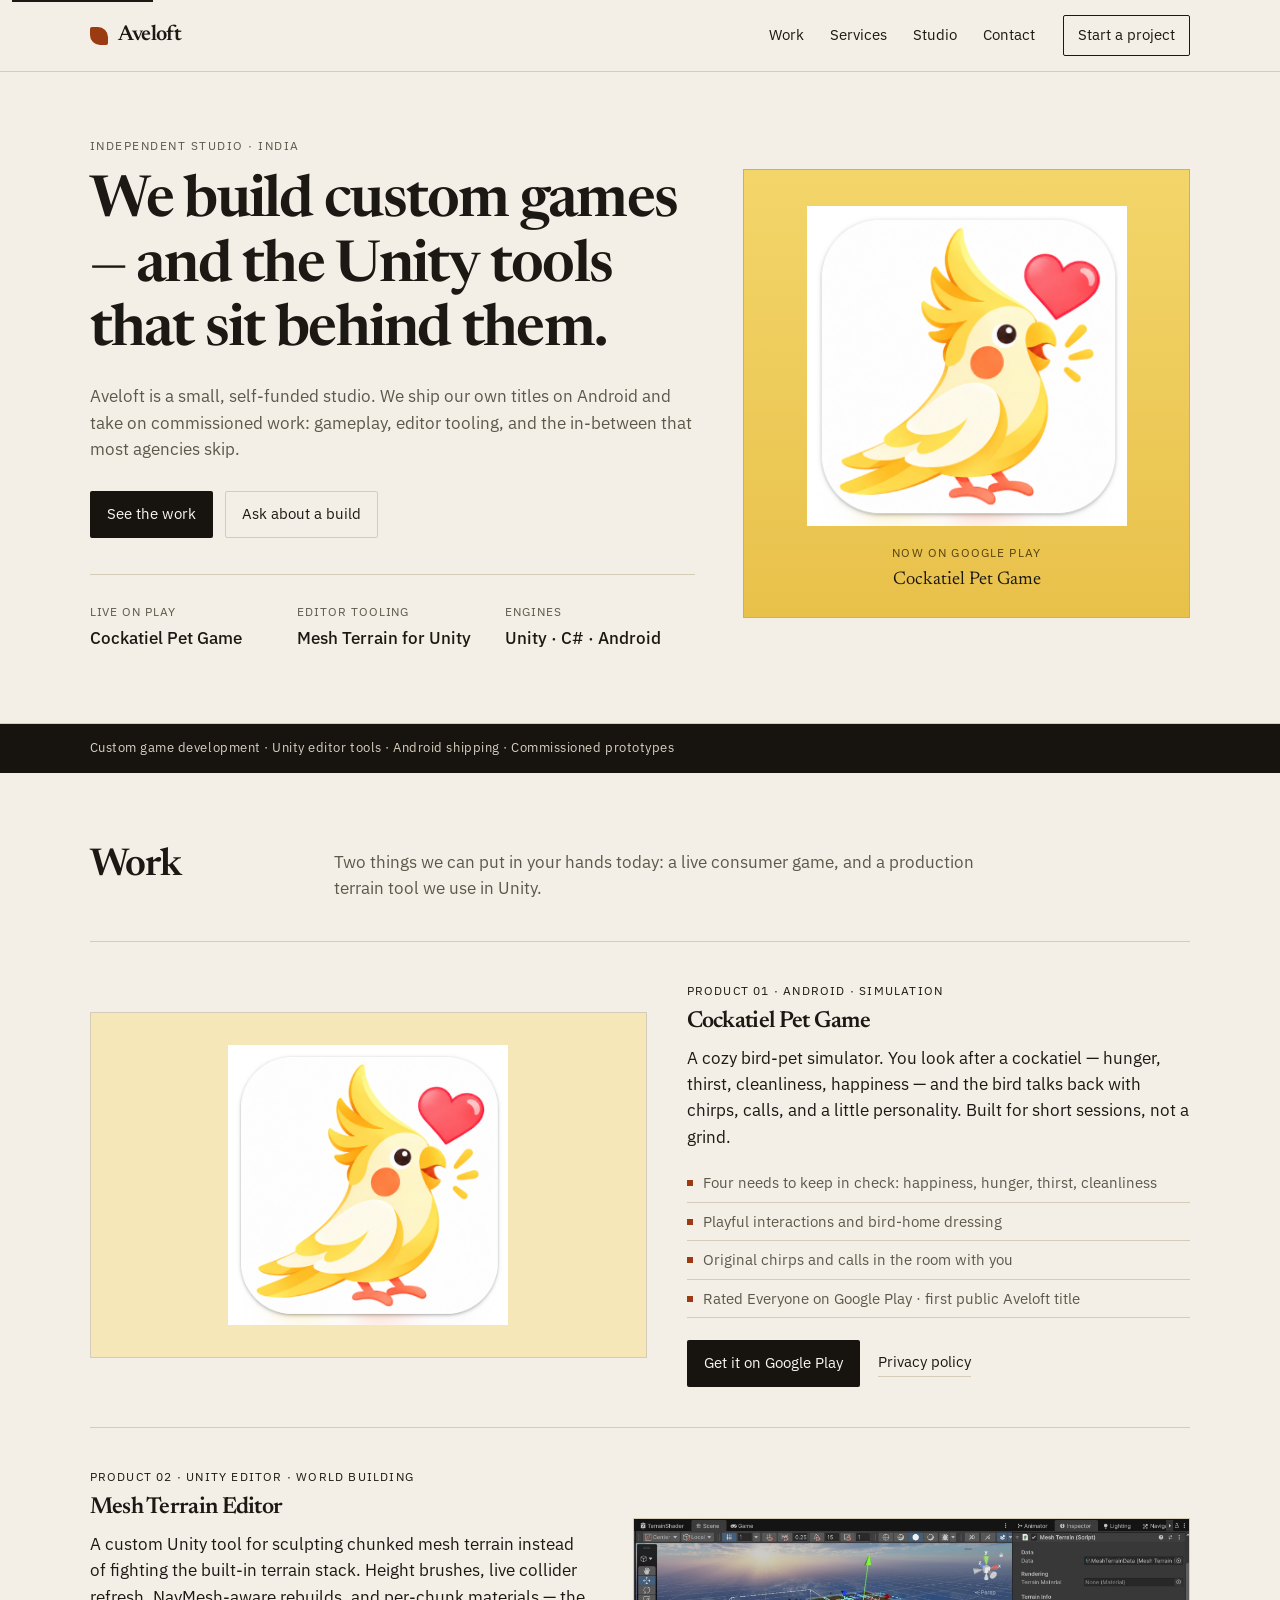
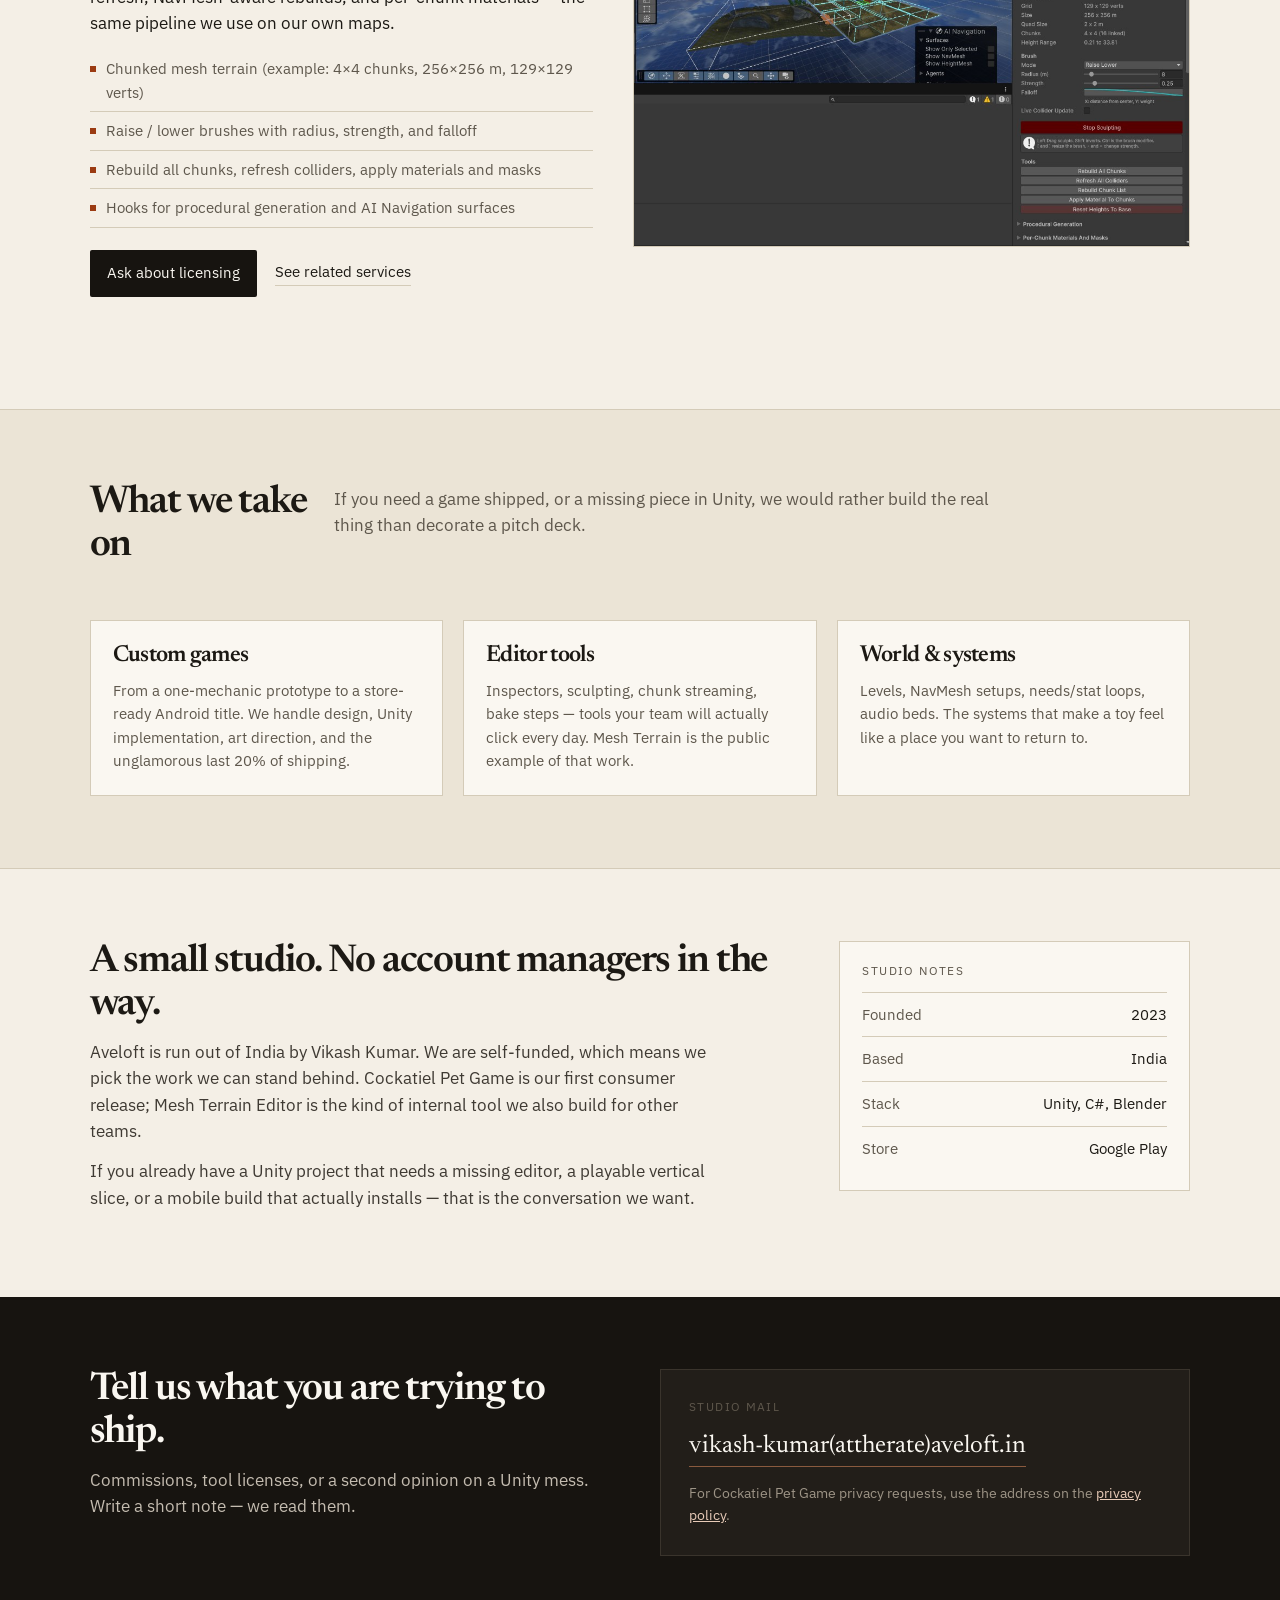
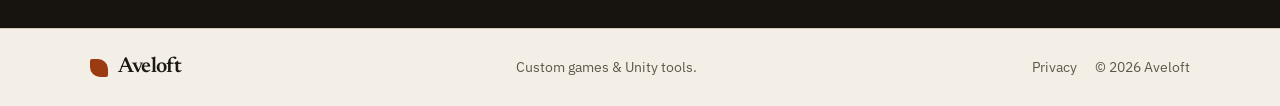
<file: index.html>
<!doctype html>
<html lang="en">
<head>
  <meta charset="UTF-8" />
  <meta name="viewport" content="width=device-width, initial-scale=1.0" />
  <meta name="description" content="Aveloft is an independent studio in India. We make original mobile games and custom Unity tools — including Cockatiel Pet Game and Mesh Terrain Editor." />
  <title>Aveloft — Custom games &amp; Unity tools</title>
  <link rel="icon" href="images/cockatiel-pet.png" type="image/png" />
  <link rel="preconnect" href="https://fonts.googleapis.com" />
  <link rel="preconnect" href="https://fonts.gstatic.com" crossorigin />
  <link href="https://fonts.googleapis.com/css2?family=IBM+Plex+Sans:ital,wght@0,400;0,500;0,600;1,400&family=Newsreader:ital,opsz,wght@0,6..72,400;0,6..72,600;1,6..72,400;1,6..72,500&display=swap" rel="stylesheet" />
  <link rel="stylesheet" href="styles.css" />
  <script src="script.js" defer></script>
</head>
<body>
  <a class="skip-link" href="#main">Skip to content</a>

  <header class="site-header">
    <a class="brand" href="index.html">
      <span class="brand-mark" aria-hidden="true"></span>
      Aveloft
    </a>
    <nav class="main-nav" aria-label="Primary">
      <a href="#work">Work</a>
      <a href="#services">Services</a>
      <a href="#studio">Studio</a>
      <a href="#contact">Contact</a>
    </nav>
    <a class="header-cta" href="#contact">Start a project</a>
    <button class="menu-toggle" type="button" aria-label="Open menu" aria-expanded="false">
      <span></span><span></span>
    </button>
  </header>

  <main id="main">
    <section class="hero">
      <div class="hero-copy">
        <p class="kicker">Independent studio · India</p>
        <h1>We build custom games — and the Unity tools that sit behind them.</h1>
        <p class="lede">Aveloft is a small, self-funded studio. We ship our own titles on Android and take on commissioned work: gameplay, editor tooling, and the in-between that most agencies skip.</p>
        <div class="hero-actions">
          <a class="btn btn-dark" href="#work">See the work</a>
          <a class="btn btn-ghost" href="#contact">Ask about a build</a>
        </div>
        <dl class="hero-facts">
          <div>
            <dt>Live on Play</dt>
            <dd>Cockatiel Pet Game</dd>
          </div>
          <div>
            <dt>Editor tooling</dt>
            <dd>Mesh Terrain for Unity</dd>
          </div>
          <div>
            <dt>Engines</dt>
            <dd>Unity · C# · Android</dd>
          </div>
        </dl>
      </div>
      <figure class="hero-figure">
        <img src="images/cockatiel-pet.png" width="512" height="512" alt="App icon for Cockatiel Pet Game: a yellow cockatiel with a heart." />
        <figcaption>
          <span>Now on Google Play</span>
          Cockatiel Pet Game
        </figcaption>
      </figure>
    </section>

    <section class="strip">
      <p>Custom game development · Unity editor tools · Android shipping · Commissioned prototypes</p>
    </section>

    <section class="work" id="work">
      <div class="section-head">
        <h2>Work</h2>
        <p>Two things we can put in your hands today: a live consumer game, and a production terrain tool we use in Unity.</p>
      </div>

      <article class="case" id="cockatiel">
        <div class="case-media case-media-warm">
          <img src="images/cockatiel-pet.png" width="640" height="640" alt="Cockatiel Pet Game icon" />
        </div>
        <div class="case-body">
          <p class="case-meta">Product 01 · Android · Simulation</p>
          <h3>Cockatiel Pet Game</h3>
          <p>A cozy bird-pet simulator. You look after a cockatiel — hunger, thirst, cleanliness, happiness — and the bird talks back with chirps, calls, and a little personality. Built for short sessions, not a grind.</p>
          <ul class="case-points">
            <li>Four needs to keep in check: happiness, hunger, thirst, cleanliness</li>
            <li>Playful interactions and bird-home dressing</li>
            <li>Original chirps and calls in the room with you</li>
            <li>Rated Everyone on Google Play · first public Aveloft title</li>
          </ul>
          <div class="case-links">
            <a class="btn btn-dark" href="https://play.google.com/store/apps/details?id=com.aveloft.cockatielpet&amp;hl=en_CA" target="_blank" rel="noopener noreferrer">Get it on Google Play</a>
            <a class="text-link" href="privacy-policy.html">Privacy policy</a>
          </div>
        </div>
      </article>

      <article class="case case-flip" id="terrain">
        <div class="case-media case-media-shot">
          <img src="images/mesh-terrain-editor.png" width="1280" height="720" alt="Unity editor showing Mesh Terrain: a sculpted island, chunk gizmos, and Raise/Lower brush controls." />
        </div>
        <div class="case-body">
          <p class="case-meta">Product 02 · Unity Editor · World building</p>
          <h3>Mesh Terrain Editor</h3>
          <p>A custom Unity tool for sculpting chunked mesh terrain instead of fighting the built-in terrain stack. Height brushes, live collider refresh, NavMesh-aware rebuilds, and per-chunk materials — the same pipeline we use on our own maps.</p>
          <ul class="case-points">
            <li>Chunked mesh terrain (example: 4×4 chunks, 256×256 m, 129×129 verts)</li>
            <li>Raise / lower brushes with radius, strength, and falloff</li>
            <li>Rebuild all chunks, refresh colliders, apply materials and masks</li>
            <li>Hooks for procedural generation and AI Navigation surfaces</li>
          </ul>
          <div class="case-links">
            <a class="btn btn-dark" href="#contact">Ask about licensing</a>
            <a class="text-link" href="#services">See related services</a>
          </div>
        </div>
      </article>
    </section>

    <section class="services" id="services">
      <div class="section-head">
        <h2>What we take on</h2>
        <p>If you need a game shipped, or a missing piece in Unity, we would rather build the real thing than decorate a pitch deck.</p>
      </div>
      <div class="service-grid">
        <article>
          <h3>Custom games</h3>
          <p>From a one-mechanic prototype to a store-ready Android title. We handle design, Unity implementation, art direction, and the unglamorous last 20% of shipping.</p>
        </article>
        <article>
          <h3>Editor tools</h3>
          <p>Inspectors, sculpting, chunk streaming, bake steps — tools your team will actually click every day. Mesh Terrain is the public example of that work.</p>
        </article>
        <article>
          <h3>World &amp; systems</h3>
          <p>Levels, NavMesh setups, needs/stat loops, audio beds. The systems that make a toy feel like a place you want to return to.</p>
        </article>
      </div>
    </section>

    <section class="studio" id="studio">
      <div class="studio-copy">
        <h2>A small studio. No account managers in the way.</h2>
        <p>Aveloft is run out of India by Vikash Kumar. We are self-funded, which means we pick the work we can stand behind. Cockatiel Pet Game is our first consumer release; Mesh Terrain Editor is the kind of internal tool we also build for other teams.</p>
        <p>If you already have a Unity project that needs a missing editor, a playable vertical slice, or a mobile build that actually installs — that is the conversation we want.</p>
      </div>
      <aside class="studio-aside">
        <p class="aside-label">Studio notes</p>
        <ul>
          <li><span>Founded</span> 2023</li>
          <li><span>Based</span> India</li>
          <li><span>Stack</span> Unity, C#, Blender</li>
          <li><span>Store</span> Google Play</li>
        </ul>
      </aside>
    </section>

    <section class="contact" id="contact">
      <div class="contact-copy">
        <h2>Tell us what you are trying to ship.</h2>
        <p>Commissions, tool licenses, or a second opinion on a Unity mess. Write a short note — we read them.</p>
      </div>
      <div class="contact-card">
        <p class="aside-label">Studio mail</p>
        <a class="contact-mail" href="mailto:vikash-kumar@aveloft.in">vikash-kumar(attherate)aveloft.in</a>
        <p class="contact-note">For Cockatiel Pet Game privacy requests, use the address on the <a href="privacy-policy.html">privacy policy</a>.</p>
      </div>
    </section>
  </main>

  <footer class="site-footer">
    <a class="brand" href="index.html"><span class="brand-mark" aria-hidden="true"></span> Aveloft</a>
    <p>Custom games &amp; Unity tools.</p>
    <div class="footer-meta">
      <a href="privacy-policy.html">Privacy</a>
      <span>© 2026 Aveloft</span>
    </div>
  </footer>
</body>
</html>
</file>
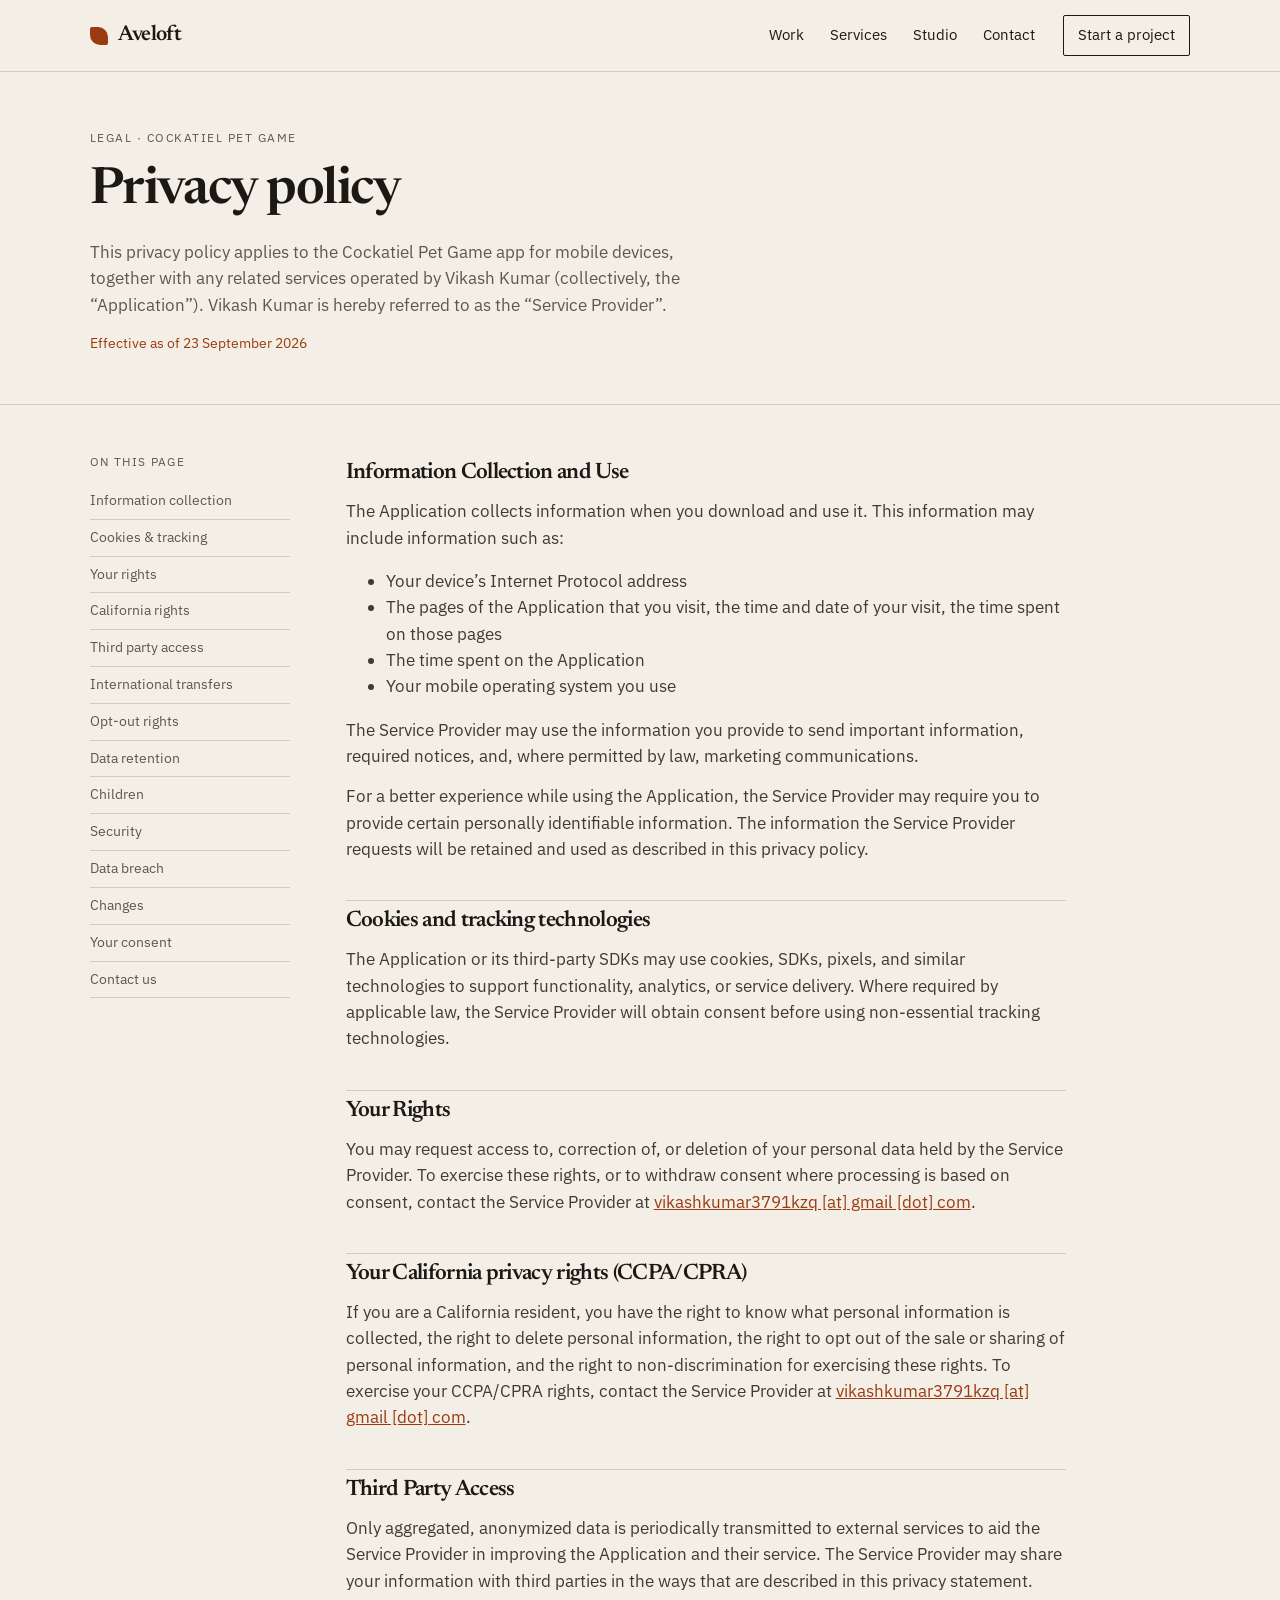
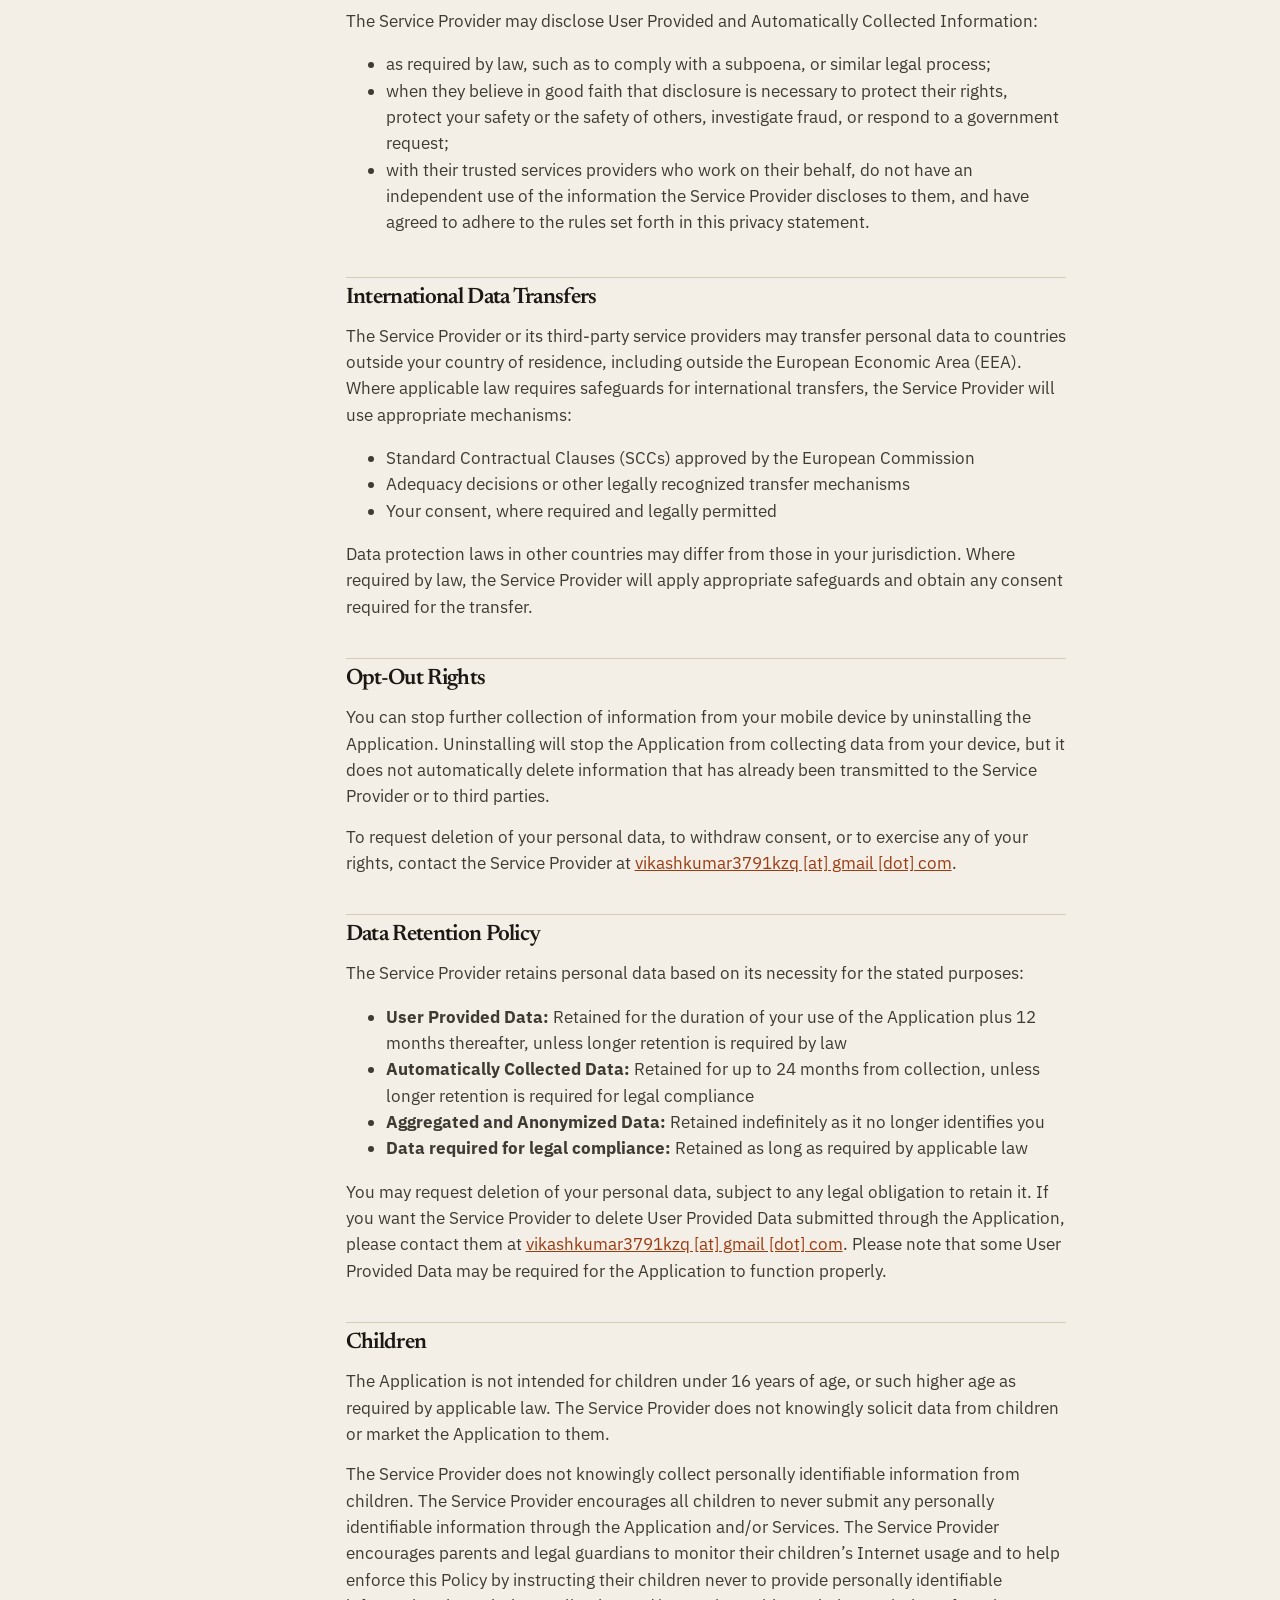
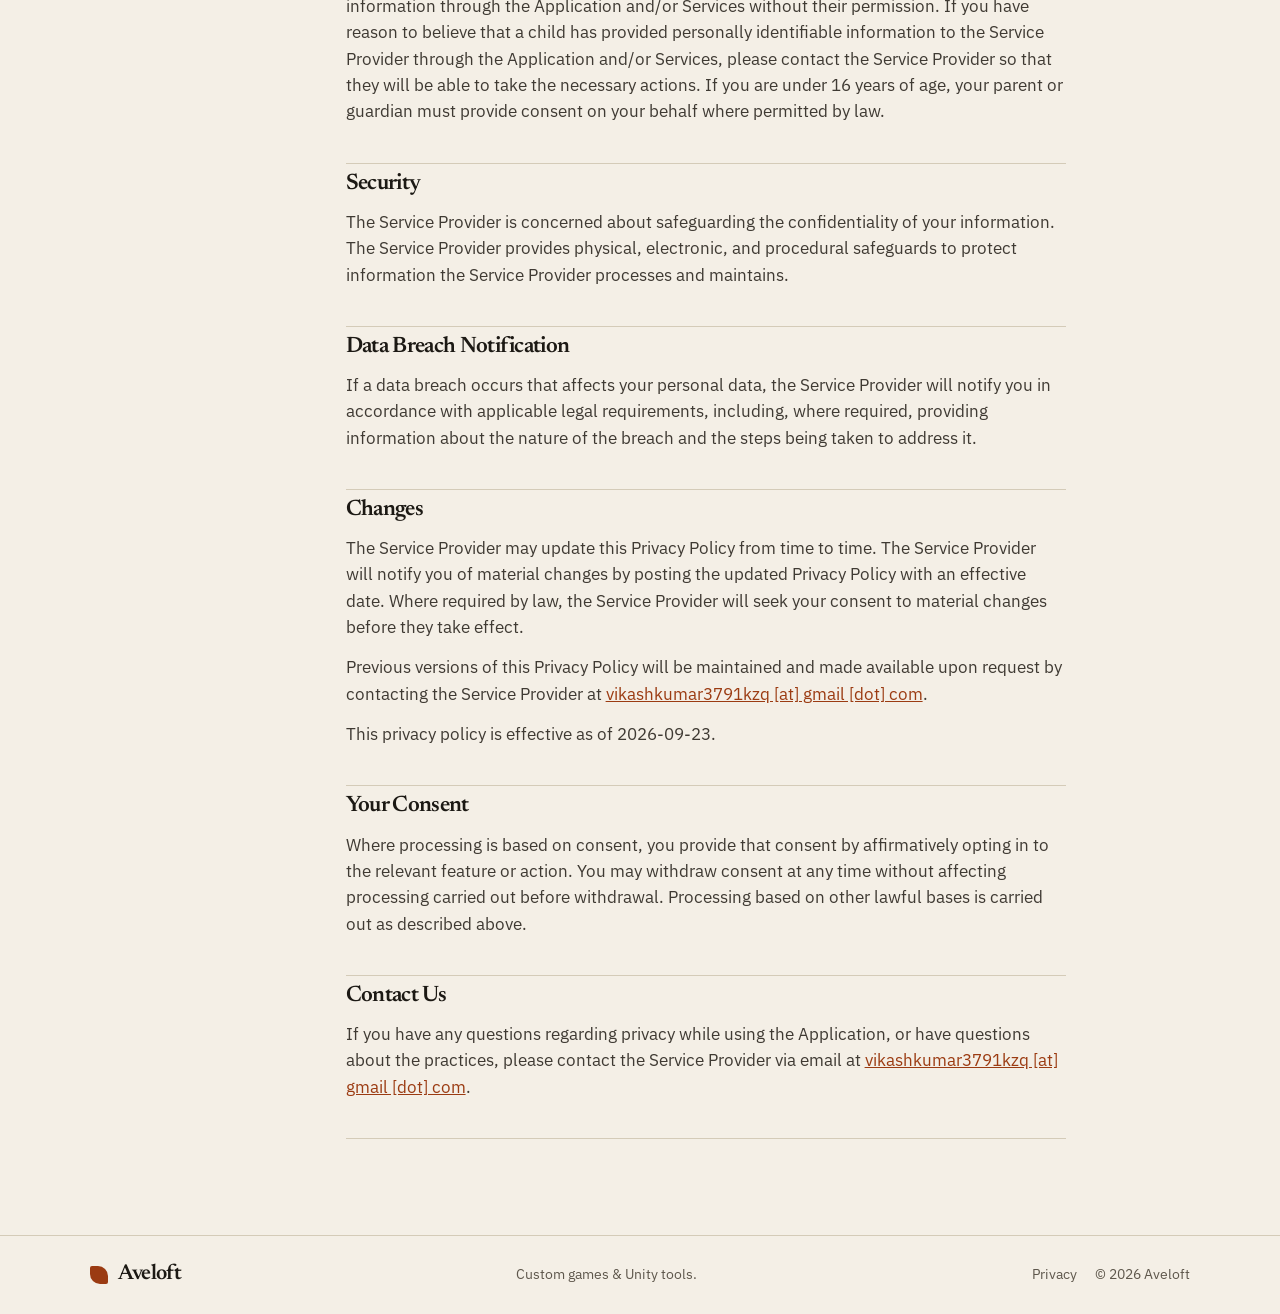
<file: privacy-policy.html>
<!doctype html>
<html lang="en">
<head>
  <meta charset="UTF-8" />
  <meta name="viewport" content="width=device-width, initial-scale=1.0" />
  <meta name="description" content="Privacy policy for the Cockatiel Pet Game app operated by Vikash Kumar / Aveloft." />
  <title>Privacy Policy — Aveloft</title>
  <link rel="icon" href="images/cockatiel-pet.png" type="image/png" />
  <link rel="preconnect" href="https://fonts.googleapis.com" />
  <link rel="preconnect" href="https://fonts.gstatic.com" crossorigin />
  <link href="https://fonts.googleapis.com/css2?family=IBM+Plex+Sans:ital,wght@0,400;0,500;0,600;1,400&family=Newsreader:ital,opsz,wght@0,6..72,400;0,6..72,600;1,6..72,400;1,6..72,500&display=swap" rel="stylesheet" />
  <link rel="stylesheet" href="styles.css" />
  <script src="script.js" defer></script>
</head>
<body>
    <header class="site-header">
      <a class="brand" href="index.html">
        <span class="brand-mark" aria-hidden="true"></span>
        Aveloft
      </a>
      <nav class="main-nav" aria-label="Primary">
        <a href="index.html#work">Work</a>
        <a href="index.html#services">Services</a>
        <a href="index.html#studio">Studio</a>
        <a href="index.html#contact">Contact</a>
      </nav>
      <a class="header-cta" href="index.html#contact">Start a project</a>
      <button class="menu-toggle" type="button" aria-label="Open menu" aria-expanded="false"><span></span><span></span></button>
    </header>

    <main>
      <section class="policy-hero">
        <div>
          <p class="kicker">Legal · Cockatiel Pet Game</p>
          <h1>Privacy policy</h1>
          <p class="lede">This privacy policy applies to the Cockatiel Pet Game app for mobile devices, together with any related services operated by Vikash Kumar (collectively, the “Application”). Vikash Kumar is hereby referred to as the “Service Provider”.</p>
          <p class="policy-effective">Effective as of 23 September 2026</p>
        </div>
      </section>

      <section class="policy-page">
        <aside class="policy-toc" aria-label="Policy sections">
          <p class="aside-label">On this page</p>
          <a href="#collection">Information collection</a>
          <a href="#cookies">Cookies &amp; tracking</a>
          <a href="#rights">Your rights</a>
          <a href="#ccpa">California rights</a>
          <a href="#third-parties">Third party access</a>
          <a href="#transfers">International transfers</a>
          <a href="#opt-out">Opt-out rights</a>
          <a href="#retention">Data retention</a>
          <a href="#children">Children</a>
          <a href="#security">Security</a>
          <a href="#breach">Data breach</a>
          <a href="#changes">Changes</a>
          <a href="#consent">Your consent</a>
          <a href="#contact">Contact us</a>
        </aside>

        <article class="policy-article">
          <section id="collection">
            <h2>Information Collection and Use</h2>
            <p>The Application collects information when you download and use it. This information may include information such as:</p>
            <ul>
              <li>Your device’s Internet Protocol address</li>
              <li>The pages of the Application that you visit, the time and date of your visit, the time spent on those pages</li>
              <li>The time spent on the Application</li>
              <li>Your mobile operating system you use</li>
            </ul>
            <p>The Service Provider may use the information you provide to send important information, required notices, and, where permitted by law, marketing communications.</p>
            <p>For a better experience while using the Application, the Service Provider may require you to provide certain personally identifiable information. The information the Service Provider requests will be retained and used as described in this privacy policy.</p>
          </section>

          <section id="cookies">
            <h2>Cookies and tracking technologies</h2>
            <p>The Application or its third-party SDKs may use cookies, SDKs, pixels, and similar technologies to support functionality, analytics, or service delivery. Where required by applicable law, the Service Provider will obtain consent before using non-essential tracking technologies.</p>
          </section>

          <section id="rights">
            <h2>Your Rights</h2>
            <p>You may request access to, correction of, or deletion of your personal data held by the Service Provider. To exercise these rights, or to withdraw consent where processing is based on consent, contact the Service Provider at <a class="mail-guard" href="#contact" data-mail="dmlrYXNoa3VtYXIzNzkxa3px" data-host="Z21haWwuY29t">vikashkumar3791kzq [at] gmail [dot] com</a>.</p>
          </section>

          <section id="ccpa">
            <h2>Your California privacy rights (CCPA/CPRA)</h2>
            <p>If you are a California resident, you have the right to know what personal information is collected, the right to delete personal information, the right to opt out of the sale or sharing of personal information, and the right to non-discrimination for exercising these rights. To exercise your CCPA/CPRA rights, contact the Service Provider at <a class="mail-guard" href="#contact" data-mail="dmlrYXNoa3VtYXIzNzkxa3px" data-host="Z21haWwuY29t">vikashkumar3791kzq [at] gmail [dot] com</a>.</p>
          </section>

          <section id="third-parties">
            <h2>Third Party Access</h2>
            <p>Only aggregated, anonymized data is periodically transmitted to external services to aid the Service Provider in improving the Application and their service. The Service Provider may share your information with third parties in the ways that are described in this privacy statement.</p>
            <p>The Service Provider may disclose User Provided and Automatically Collected Information:</p>
            <ul>
              <li>as required by law, such as to comply with a subpoena, or similar legal process;</li>
              <li>when they believe in good faith that disclosure is necessary to protect their rights, protect your safety or the safety of others, investigate fraud, or respond to a government request;</li>
              <li>with their trusted services providers who work on their behalf, do not have an independent use of the information the Service Provider discloses to them, and have agreed to adhere to the rules set forth in this privacy statement.</li>
            </ul>
          </section>

          <section id="transfers">
            <h2>International Data Transfers</h2>
            <p>The Service Provider or its third-party service providers may transfer personal data to countries outside your country of residence, including outside the European Economic Area (EEA). Where applicable law requires safeguards for international transfers, the Service Provider will use appropriate mechanisms:</p>
            <ul>
              <li>Standard Contractual Clauses (SCCs) approved by the European Commission</li>
              <li>Adequacy decisions or other legally recognized transfer mechanisms</li>
              <li>Your consent, where required and legally permitted</li>
            </ul>
            <p>Data protection laws in other countries may differ from those in your jurisdiction. Where required by law, the Service Provider will apply appropriate safeguards and obtain any consent required for the transfer.</p>
          </section>

          <section id="opt-out">
            <h2>Opt-Out Rights</h2>
            <p>You can stop further collection of information from your mobile device by uninstalling the Application. Uninstalling will stop the Application from collecting data from your device, but it does not automatically delete information that has already been transmitted to the Service Provider or to third parties.</p>
            <p>To request deletion of your personal data, to withdraw consent, or to exercise any of your rights, contact the Service Provider at <a class="mail-guard" href="#contact" data-mail="dmlrYXNoa3VtYXIzNzkxa3px" data-host="Z21haWwuY29t">vikashkumar3791kzq [at] gmail [dot] com</a>.</p>
          </section>

          <section id="retention">
            <h2>Data Retention Policy</h2>
            <p>The Service Provider retains personal data based on its necessity for the stated purposes:</p>
            <ul>
              <li><strong>User Provided Data:</strong> Retained for the duration of your use of the Application plus 12 months thereafter, unless longer retention is required by law</li>
              <li><strong>Automatically Collected Data:</strong> Retained for up to 24 months from collection, unless longer retention is required for legal compliance</li>
              <li><strong>Aggregated and Anonymized Data:</strong> Retained indefinitely as it no longer identifies you</li>
              <li><strong>Data required for legal compliance:</strong> Retained as long as required by applicable law</li>
            </ul>
            <p>You may request deletion of your personal data, subject to any legal obligation to retain it. If you want the Service Provider to delete User Provided Data submitted through the Application, please contact them at <a class="mail-guard" href="#contact" data-mail="dmlrYXNoa3VtYXIzNzkxa3px" data-host="Z21haWwuY29t">vikashkumar3791kzq [at] gmail [dot] com</a>. Please note that some User Provided Data may be required for the Application to function properly.</p>
          </section>

          <section id="children">
            <h2>Children</h2>
            <p>The Application is not intended for children under 16 years of age, or such higher age as required by applicable law. The Service Provider does not knowingly solicit data from children or market the Application to them.</p>
            <p>The Service Provider does not knowingly collect personally identifiable information from children. The Service Provider encourages all children to never submit any personally identifiable information through the Application and/or Services. The Service Provider encourages parents and legal guardians to monitor their children’s Internet usage and to help enforce this Policy by instructing their children never to provide personally identifiable information through the Application and/or Services without their permission. If you have reason to believe that a child has provided personally identifiable information to the Service Provider through the Application and/or Services, please contact the Service Provider so that they will be able to take the necessary actions. If you are under 16 years of age, your parent or guardian must provide consent on your behalf where permitted by law.</p>
          </section>

          <section id="security">
            <h2>Security</h2>
            <p>The Service Provider is concerned about safeguarding the confidentiality of your information. The Service Provider provides physical, electronic, and procedural safeguards to protect information the Service Provider processes and maintains.</p>
          </section>

          <section id="breach">
            <h2>Data Breach Notification</h2>
            <p>If a data breach occurs that affects your personal data, the Service Provider will notify you in accordance with applicable legal requirements, including, where required, providing information about the nature of the breach and the steps being taken to address it.</p>
          </section>

          <section id="changes">
            <h2>Changes</h2>
            <p>The Service Provider may update this Privacy Policy from time to time. The Service Provider will notify you of material changes by posting the updated Privacy Policy with an effective date. Where required by law, the Service Provider will seek your consent to material changes before they take effect.</p>
            <p>Previous versions of this Privacy Policy will be maintained and made available upon request by contacting the Service Provider at <a class="mail-guard" href="#contact" data-mail="dmlrYXNoa3VtYXIzNzkxa3px" data-host="Z21haWwuY29t">vikashkumar3791kzq [at] gmail [dot] com</a>.</p>
            <p>This privacy policy is effective as of 2026-09-23.</p>
          </section>

          <section id="consent">
            <h2>Your Consent</h2>
            <p>Where processing is based on consent, you provide that consent by affirmatively opting in to the relevant feature or action. You may withdraw consent at any time without affecting processing carried out before withdrawal. Processing based on other lawful bases is carried out as described above.</p>
          </section>

          <section id="contact">
            <h2>Contact Us</h2>
            <p>If you have any questions regarding privacy while using the Application, or have questions about the practices, please contact the Service Provider via email at <a class="mail-guard" href="#contact" data-mail="dmlrYXNoa3VtYXIzNzkxa3px" data-host="Z21haWwuY29t">vikashkumar3791kzq [at] gmail [dot] com</a>.</p>
          </section>
        </article>
      </section>
    </main>

    <footer class="site-footer">
      <a class="brand" href="index.html"><span class="brand-mark" aria-hidden="true"></span> Aveloft</a>
      <p>Custom games &amp; Unity tools.</p>
      <div class="footer-meta">
        <a href="privacy-policy.html">Privacy</a>
        <span>© 2026 Aveloft</span>
      </div>
    </footer>
</body>
</html>
</file>
<file: styles.css>
:root {
  --bg: #f4efe6;
  --bg-2: #ebe4d6;
  --ink: #1c1914;
  --muted: #5e574c;
  --line: #d4cbb8;
  --accent: #9b3b12;
  --accent-soft: #f0d3c0;
  --warm: #e7b84a;
  --dark: #171410;
  --paper: #faf7f1;
  --serif: "Newsreader", "Iowan Old Style", "Palatino Linotype", serif;
  --sans: "IBM Plex Sans", "Segoe UI", sans-serif;
}

*,
*::before,
*::after { box-sizing: border-box; }

html { scroll-behavior: smooth; }

body {
  margin: 0;
  background: var(--bg);
  color: var(--ink);
  font-family: var(--sans);
  font-size: 17px;
  line-height: 1.55;
}

img { max-width: 100%; height: auto; display: block; }

a { color: var(--accent); }

.skip-link {
  position: absolute;
  left: 12px;
  top: -40px;
  background: var(--ink);
  color: var(--paper);
  padding: 8px 12px;
  z-index: 20;
}
.skip-link:focus { top: 12px; }

.site-header {
  display: flex;
  align-items: center;
  gap: 28px;
  padding: 0 7vw;
  height: 72px;
  border-bottom: 1px solid var(--line);
  background: var(--bg);
  position: sticky;
  top: 0;
  z-index: 10;
}

.brand {
  display: inline-flex;
  align-items: center;
  gap: 10px;
  color: var(--ink);
  text-decoration: none;
  font-family: var(--serif);
  font-size: 1.35rem;
  font-weight: 600;
  letter-spacing: -0.03em;
}

.brand-mark {
  width: 18px;
  height: 18px;
  background: var(--accent);
  border-radius: 2px 10px 2px 10px;
  flex-shrink: 0;
}

.main-nav {
  display: flex;
  gap: 26px;
  margin-left: auto;
}

.main-nav a,
.header-cta,
.text-link {
  color: var(--ink);
  text-decoration: none;
  font-size: 0.92rem;
}

.main-nav a:hover,
.text-link:hover { color: var(--accent); }

.header-cta {
  border: 1px solid var(--ink);
  padding: 8px 14px;
  border-radius: 2px;
}
.header-cta:hover {
  background: var(--ink);
  color: var(--paper);
}

.menu-toggle {
  display: none;
  margin-left: auto;
  background: none;
  border: 0;
  padding: 8px;
  cursor: pointer;
}
.menu-toggle span {
  display: block;
  width: 22px;
  height: 1.5px;
  background: var(--ink);
  margin: 5px 0;
}

.hero {
  display: grid;
  grid-template-columns: minmax(0, 1.15fr) minmax(280px, 0.85fr);
  gap: 48px;
  align-items: center;
  padding: 64px 7vw 72px;
  border-bottom: 1px solid var(--line);
}

.kicker {
  margin: 0 0 16px;
  font-size: 0.78rem;
  letter-spacing: 0.12em;
  text-transform: uppercase;
  color: var(--muted);
}

h1, h2, h3 { font-family: var(--serif); font-weight: 600; letter-spacing: -0.03em; line-height: 1.12; }
h1 { font-size: clamp(2.4rem, 4.6vw, 3.6rem); margin: 0 0 18px; }
h2 { font-size: clamp(1.9rem, 3vw, 2.6rem); margin: 0 0 12px; }
h3 { font-size: 1.45rem; margin: 0 0 10px; }
p { margin: 0 0 14px; }

.lede {
  font-size: 1.08rem;
  color: var(--muted);
  max-width: 38rem;
}

.hero-actions { display: flex; flex-wrap: wrap; gap: 12px; margin: 28px 0 36px; }

.btn {
  display: inline-flex;
  align-items: center;
  text-decoration: none;
  padding: 11px 16px;
  font-size: 0.92rem;
  border-radius: 2px;
  border: 1px solid transparent;
}
.btn-dark { background: var(--dark); color: var(--paper); }
.btn-dark:hover { background: var(--accent); }
.btn-ghost { border-color: var(--line); color: var(--ink); }
.btn-ghost:hover { border-color: var(--ink); }

.hero-facts {
  display: grid;
  grid-template-columns: repeat(3, minmax(0, 1fr));
  gap: 18px;
  margin: 0;
  padding-top: 28px;
  border-top: 1px solid var(--line);
}
.hero-facts dt {
  font-size: 0.72rem;
  text-transform: uppercase;
  letter-spacing: 0.08em;
  color: var(--muted);
  margin-bottom: 4px;
}
.hero-facts dd { margin: 0; font-weight: 500; }

.hero-figure {
  margin: 0;
  background: linear-gradient(180deg, #f3d56a 0%, #e8c14a 100%);
  border: 1px solid #d9b03a;
  padding: 36px 28px 22px;
  display: flex;
  flex-direction: column;
  align-items: center;
}
.hero-figure img { width: min(320px, 100%); }
.hero-figure figcaption {
  margin-top: 18px;
  text-align: center;
  font-family: var(--serif);
  font-size: 1.15rem;
}
.hero-figure figcaption span {
  display: block;
  font-family: var(--sans);
  font-size: 0.72rem;
  letter-spacing: 0.1em;
  text-transform: uppercase;
  color: #5a4310;
  margin-bottom: 4px;
}

.strip {
  background: var(--dark);
  color: #d8d0c3;
  padding: 14px 7vw;
  font-size: 0.82rem;
  letter-spacing: 0.04em;
}
.strip p { margin: 0; }

.work,
.services,
.studio,
.contact { padding: 72px 7vw; }

.section-head {
  display: grid;
  grid-template-columns: minmax(140px, 220px) minmax(0, 1fr);
  gap: 24px;
  align-items: start;
  margin-bottom: 40px;
  max-width: 920px;
}
.section-head p { color: var(--muted); margin: 4px 0 0; }

.case {
  display: grid;
  grid-template-columns: 1.05fr 0.95fr;
  gap: 40px;
  align-items: center;
  padding: 40px 0;
  border-top: 1px solid var(--line);
}
.case-flip { grid-template-columns: 0.95fr 1.05fr; }
.case-flip .case-media { order: 2; }

.case-media {
  border: 1px solid var(--line);
  overflow: hidden;
  background: var(--bg-2);
}
.case-media-warm {
  background: #f6e7b8;
  display: grid;
  place-items: center;
  min-height: 340px;
  padding: 32px;
}
.case-media-warm img { width: min(280px, 70%); }
.case-media-shot img {
  width: 100%;
  height: 100%;
  object-fit: cover;
  min-height: 280px;
}

.case-meta {
  margin: 0 0 8px;
  font-size: 0.75rem;
  letter-spacing: 0.1em;
  text-transform: uppercase;
  color: var(--muted);
}
.case-body p { color: var(--ink); }
.case-points {
  margin: 8px 0 22px;
  padding: 0;
  list-style: none;
}
.case-points li {
  position: relative;
  padding: 7px 0 7px 16px;
  border-bottom: 1px solid var(--line);
  color: var(--muted);
  font-size: 0.95rem;
}
.case-points li::before {
  content: "";
  position: absolute;
  left: 0;
  top: 16px;
  width: 6px;
  height: 6px;
  background: var(--accent);
}
.case-links { display: flex; flex-wrap: wrap; gap: 18px; align-items: center; }
.text-link { border-bottom: 1px solid var(--line); padding-bottom: 2px; }

.services { background: var(--bg-2); border-top: 1px solid var(--line); border-bottom: 1px solid var(--line); }

.service-grid {
  display: grid;
  grid-template-columns: repeat(3, minmax(0, 1fr));
  gap: 20px;
}
.service-grid article {
  background: var(--paper);
  border: 1px solid var(--line);
  padding: 22px 22px 8px;
}
.service-grid p { color: var(--muted); font-size: 0.95rem; }

.studio {
  display: grid;
  grid-template-columns: minmax(0, 1.4fr) minmax(220px, 0.7fr);
  gap: 48px;
  align-items: start;
}
.studio-copy p { max-width: 40rem; color: #3f3a33; }

.studio-aside {
  background: var(--paper);
  border: 1px solid var(--line);
  padding: 20px 22px;
}
.aside-label {
  margin: 0 0 12px;
  font-size: 0.72rem;
  letter-spacing: 0.12em;
  text-transform: uppercase;
  color: var(--muted);
}
.studio-aside ul { list-style: none; margin: 0; padding: 0; }
.studio-aside li {
  display: flex;
  justify-content: space-between;
  gap: 16px;
  padding: 10px 0;
  border-top: 1px solid var(--line);
  font-size: 0.95rem;
}
.studio-aside li span { color: var(--muted); }

.contact {
  display: grid;
  grid-template-columns: 1fr 1fr;
  gap: 40px;
  background: var(--dark);
  color: var(--paper);
  border: 0;
}
.contact h2 { color: var(--paper); }
.contact-copy p { color: #c4bcb0; max-width: 32rem; }
.contact-card {
  background: #221e19;
  border: 1px solid #3a342c;
  padding: 28px;
  align-self: center;
}
.contact-mail {
  display: inline-block;
  color: var(--paper);
  font-family: var(--serif);
  font-size: clamp(1.15rem, 2vw, 1.55rem);
  text-decoration: none;
  margin-bottom: 16px;
  border-bottom: 1px solid #8a5a3e;
}
.contact-mail:hover { color: #f0d3c0; }
.contact-note { color: #9d9486; font-size: 0.88rem; margin: 0; }
.contact-note a { color: #e8cbb8; }

.site-footer {
  display: flex;
  align-items: center;
  justify-content: space-between;
  gap: 16px;
  padding: 22px 7vw;
  border-top: 1px solid var(--line);
  background: var(--bg);
  font-size: 0.88rem;
}
.site-footer p,
.footer-meta span { color: var(--muted); margin: 0; }
.footer-meta { display: flex; gap: 18px; align-items: center; }
.footer-meta a { color: var(--muted); text-decoration: none; }
.footer-meta a:hover { color: var(--accent); }

.policy-hero { padding: 56px 7vw 36px; border-bottom: 1px solid var(--line); }
.policy-hero h1 { font-size: clamp(2.2rem, 4vw, 3.2rem); }
.policy-effective { color: var(--accent); font-size: 0.85rem; }
.policy-page {
  padding: 48px 7vw 96px;
  display: grid;
  grid-template-columns: 200px minmax(0, 720px);
  gap: 56px;
}
.policy-toc a {
  display: block;
  color: var(--muted);
  text-decoration: none;
  font-size: 0.88rem;
  padding: 7px 0;
  border-bottom: 1px solid var(--line);
}
.policy-toc a:hover { color: var(--accent); }
.policy-article section { padding: 8px 0 24px; border-bottom: 1px solid var(--line); }
.policy-article h2 { font-size: 1.4rem; margin-bottom: 12px; }
.policy-article p,
.policy-article li { color: #3f3a33; }
.policy-note { color: var(--muted) !important; font-size: 0.85rem; }

@media (max-width: 860px) {
  .site-header { padding: 0 20px; }
  .header-cta { display: none; }
  .menu-toggle { display: block; }
  .main-nav {
    display: none;
    position: absolute;
    top: 72px;
    left: 0;
    right: 0;
    background: var(--bg);
    margin: 0;
    padding: 16px 20px 24px;
    flex-direction: column;
    gap: 14px;
    border-bottom: 1px solid var(--line);
  }
  .main-nav.open { display: flex; }

  .hero,
  .case,
  .case-flip,
  .services .section-head,
  .section-head,
  .studio,
  .contact,
  .policy-page {
    display: block;
  }
  .hero, .work, .services, .studio, .contact, .policy-hero, .policy-page { padding-left: 20px; padding-right: 20px; }
  .hero { padding-top: 36px; }
  .hero-figure { margin-top: 12px; }
  .hero-facts { grid-template-columns: 1fr; }
  .case-flip .case-media { order: 0; margin-bottom: 22px; }
  .case-media-warm { min-height: 240px; }
  .service-grid { grid-template-columns: 1fr; }
  .studio-aside { margin-top: 28px; }
  .contact-card { margin-top: 24px; }
  .site-footer {
    flex-wrap: wrap;
    padding: 20px;
  }
}
</file>
